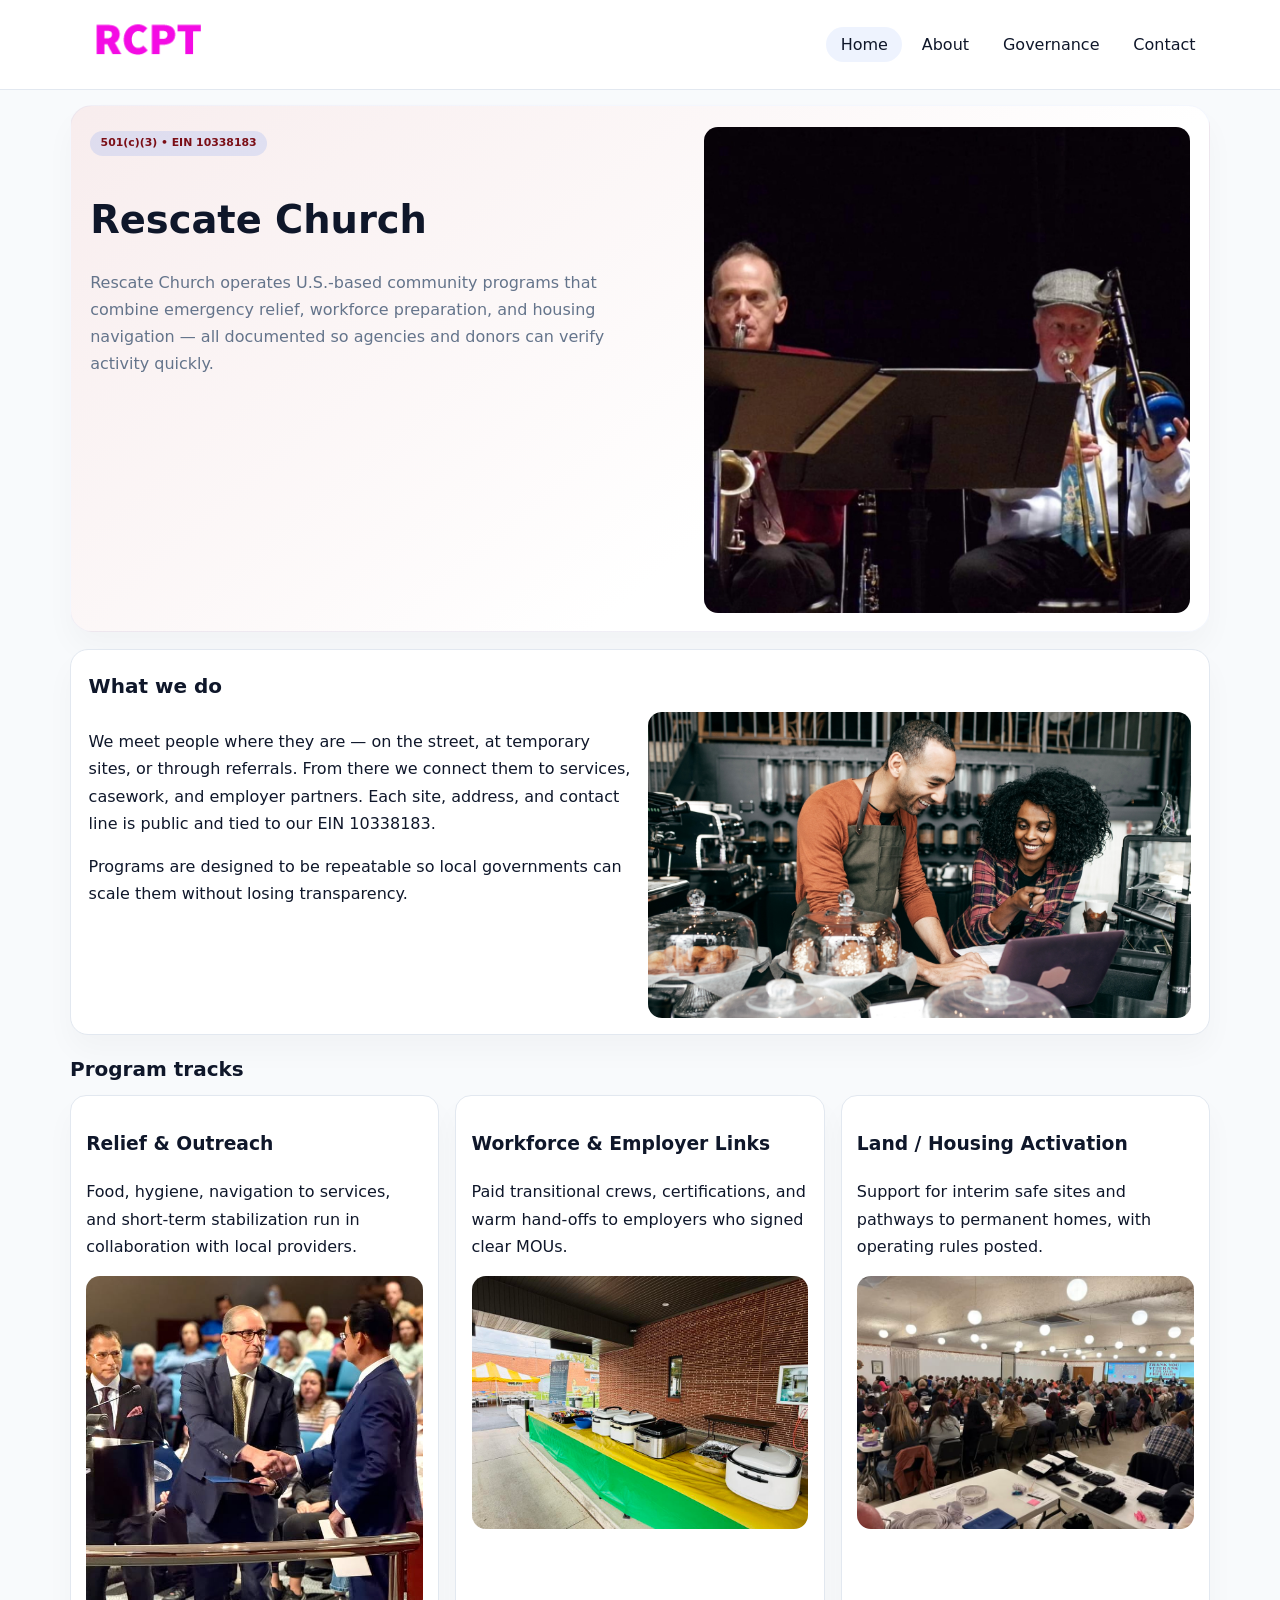
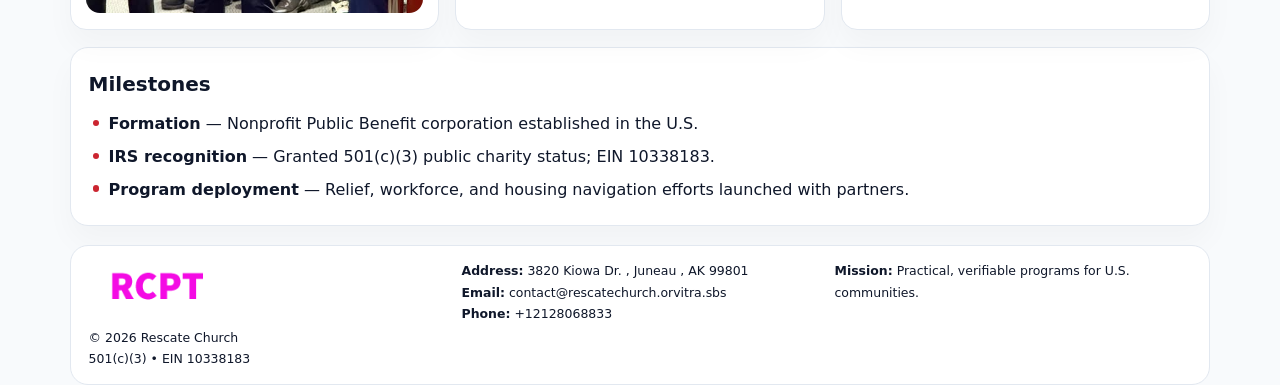
<file: index.html>
<!doctype html><html lang="en"><head>
<meta charset="utf-8">
<meta name="viewport" content="width=device-width,initial-scale=1">
<title>Rescate Church – Nonprofit • 2025</title>
<link rel="stylesheet" href="assets/styles.css">
<link rel="icon" href="images/logo.png">
<meta name="data-ein" content="10338183">
<meta name="data-name" content="Rescate Church">
<meta name="data-email" content="contact@rescatechurch.orvitra.sbs">
<meta name="data-phone" content="+12128068833">
<meta name="data-address" content="3820 Kiowa Dr. ,
Juneau , AK 99801">
<meta name="data-map" content="3820+Kiowa+Dr+,+Juneau+,+AK+99801">
  <meta name="description" content="We are a 501(c)(3) organization advancing community services, education, and direct relief through transparent programs, local partnerships, and measurable outcomes.">
<meta name="facebook-domain-verification" content="ckuphrgfd91wpwmlwjhxr7yqfj2dm2" />
</head><body>
<div style="position:absolute;left:-9999px;top:-9999px;opacity:0" data-uniq="{{UNIQUE_BLOB}}">
  <span>We are a 501(c)(3) organization advancing community services, education, and direct relief through transparent programs, local partnerships, and measurable outcomes.</span><svg width="12" height="12" viewBox="0 0 12 12" xmlns="http://www.w3.org/2000/svg"><circle cx="6" cy="6" r="5" fill="#28a745"/></svg><img src="images/land.jpg" width="1" height="1" alt="" loading="lazy"/>
</div>

<header>
  <div class="topbar">
    <a href="index.html"><img src="images/logo.png" style="width:155px" alt=""></a>
    <nav>
      <a class="active" href="index.html">Home</a>
      <a href="about.html">About</a>
      <a href="governance.html">Governance</a>
      <a href="contact.html">Contact</a>
    </nav>
  </div>
</header>

<section class="cf58e765a8a">
  <div>
    <span class="cf967130346">501(c)(3) • EIN 10338183</span>
    <h1>Rescate Church</h1>
    <p class="c6c4ada7622">Rescate Church operates U.S.-based community programs that combine emergency relief, workforce preparation, and housing navigation — all documented so agencies and donors can verify activity quickly.</p>
  </div>
  <img src="images/hero.jpg" alt="Community program">
</section>

<section class="section">
  <div class="panel">
    <h2>What we do</h2>
    <div class="twocol">
      <div>
        <p>We meet people where they are — on the street, at temporary sites, or through referrals. From there we connect them to services, casework, and employer partners. Each site, address, and contact line is public and tied to our EIN 10338183.</p>
        <p>Programs are designed to be repeatable so local governments can scale them without losing transparency.</p>
      </div>
      <div>
        <img src="images/community.jpg" alt="Community work">
      </div>
    </div>
  </div>
</section>

<section class="section">
  <h2>Program tracks</h2>
  <div class="cards">
    <article class="cdc6981b547">
      <h3>Relief & Outreach</h3>
      <p>Food, hygiene, navigation to services, and short-term stabilization run in collaboration with local providers.</p>
      <img src="images/relief.jpg" alt="" style="margin-top:.6rem">
    </article>
    <article class="cdc6981b547">
      <h3>Workforce & Employer Links</h3>
      <p>Paid transitional crews, certifications, and warm hand-offs to employers who signed clear MOUs.</p>
      <img src="images/jobs.jpg" alt="" style="margin-top:.6rem">
    </article>
    <article class="cdc6981b547">
      <h3>Land / Housing Activation</h3>
      <p>Support for interim safe sites and pathways to permanent homes, with operating rules posted.</p>
      <img src="images/land.jpg" alt="" style="margin-top:.6rem">
    </article>
  </div>
</section>

<section class="section">
  <div class="panel">
    <h2>Milestones</h2>
    <ul class="timeline">
      <li><strong>Formation</strong> — Nonprofit Public Benefit corporation established in the U.S.</li>
      <li><strong>IRS recognition</strong> — Granted 501(c)(3) public charity status; EIN 10338183.</li>
      <li><strong>Program deployment</strong> — Relief, workforce, and housing navigation efforts launched with partners.</li>
    </ul>
  </div>
</section>

<footer>
  <div class="footer-grid">
    <div>
      <img src="images/logo.png" style="width:135px;margin-bottom:.35rem" alt="">
      <div class="small">© <span id="year"></span> Rescate Church</div>
      <div class="small">501(c)(3) • EIN 10338183</div>
    </div>
    <div>
      <div class="small"><strong>Address:</strong> 3820 Kiowa Dr. ,
Juneau , AK 99801</div>
      <div class="small"><strong>Email:</strong> <a href="mailto:contact@rescatechurch.orvitra.sbs">contact@rescatechurch.orvitra.sbs</a></div>
      <div class="small"><strong>Phone:</strong> <a href="tel:+12128068833">+12128068833</a></div>
    </div>
    <div>
      <div class="small"><strong>Mission:</strong> Practical, verifiable programs for U.S. communities.</div>
    </div>
  </div>
</footer>

<script>
(function(){
  function m(n){const e=document.querySelector('meta[name="'+n+'"]');return e?e.content:'';}
  function h(s){let x=2166136261>>>0;for(let i=0;i<s.length;i++){x^=s.charCodeAt(i);x=(x*16777619)>>>0;}return x>>>0;}
  const key = h((m('data-ein')||m('data-name')||'0').replace(/\s+/g,''));
  const H = key % 360, S = 55 + (key % 18), L = 47;
  const r = document.documentElement;
  r.style.setProperty('--brand',`hsl(${H} ${S}% ${L}%)`);
  r.style.setProperty('--brand-ink',`hsl(${H} ${Math.min(95,S+10)}% ${Math.max(20,L-20)}%)`);
  r.style.setProperty('--soft',`hsl(${H} ${Math.max(35,S-25)}% 95%)`);
  const y=document.getElementById('year');if(y)y.textContent=new Date().getFullYear();
})();
</script>
</body></html>
</file>
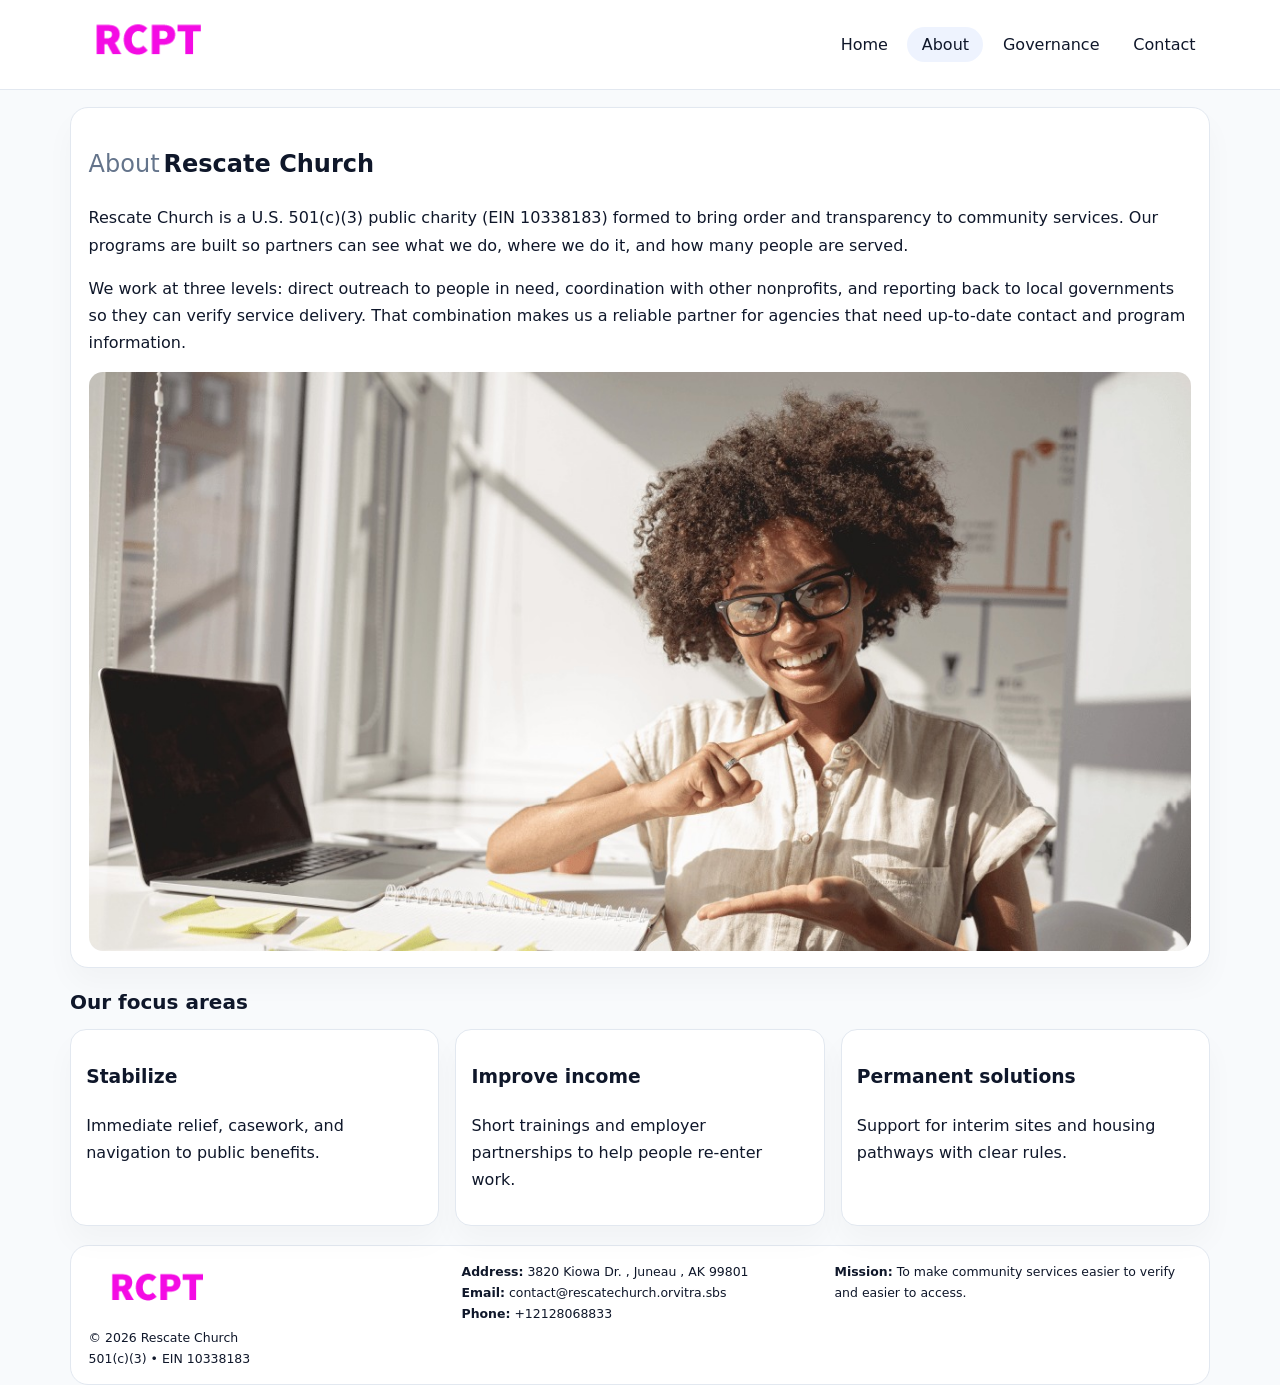
<file: about.html>
<!doctype html><html lang="en"><head>
<meta charset="utf-8">
<meta name="viewport" content="width=device-width,initial-scale=1">
<title>Rescate Church – Nonprofit • 2025</title>
<link rel="stylesheet" href="assets/styles.css">
<link rel="icon" href="images/logo.png">
  <meta name="description" content="We are a 501(c)(3) organization advancing community services, education, and direct relief through transparent programs, local partnerships, and measurable outcomes.">
</head><body>
<div style="position:absolute;left:-9999px;top:-9999px;opacity:0" data-uniq="{{UNIQUE_BLOB}}">
  <span>We are a 501(c)(3) organization advancing community services, education, and direct relief through transparent programs, local partnerships, and measurable outcomes.</span><svg width="12" height="12" viewBox="0 0 12 12" xmlns="http://www.w3.org/2000/svg"><circle cx="6" cy="6" r="5" fill="#28a745"/></svg><img src="images/education.jpg" width="1" height="1" alt="" loading="lazy"/>
</div>

<header>
  <div class="topbar">
    <a href="index.html"><img src="images/logo.png" style="width:155px" alt=""></a>
    <nav>
      <a href="index.html">Home</a>
      <a class="active" href="about.html">About</a>
      <a href="governance.html">Governance</a>
      <a href="contact.html">Contact</a>
    </nav>
  </div>
</header>

<section class="section">
  <div class="panel">
    <h1><span style="font-weight:500;color:var(--muted);margin-right:.25rem;">About</span><span style="font-weight:700;color:var(--ink);">Rescate Church</span></h1>
    <p>Rescate Church is a U.S. 501(c)(3) public charity (EIN 10338183) formed to bring order and transparency to community services. Our programs are built so partners can see what we do, where we do it, and how many people are served.</p>
    <p>We work at three levels: direct outreach to people in need, coordination with other nonprofits, and reporting back to local governments so they can verify service delivery. That combination makes us a reliable partner for agencies that need up-to-date contact and program information.</p>
    <img src="images/about.jpg" alt="" style="margin-top:1rem">
  </div>
</section>

<section class="section">
  <h2>Our focus areas</h2>
  <div class="cards">
    <article class="cdc6981b547"><h3>Stabilize</h3><p>Immediate relief, casework, and navigation to public benefits.</p></article>
    <article class="cdc6981b547"><h3>Improve income</h3><p>Short trainings and employer partnerships to help people re-enter work.</p></article>
    <article class="cdc6981b547"><h3>Permanent solutions</h3><p>Support for interim sites and housing pathways with clear rules.</p></article>
  </div>
</section>

<footer>
  <div class="footer-grid">
    <div><img src="images/logo.png" style="width:135px;margin-bottom:.35rem" alt=""><div class="small">© <span id="year"></span> Rescate Church</div><div class="small">501(c)(3) • EIN 10338183</div></div>
    <div><div class="small"><strong>Address:</strong> 3820 Kiowa Dr. ,
Juneau , AK 99801</div><div class="small"><strong>Email:</strong> <a href="mailto:contact@rescatechurch.orvitra.sbs">contact@rescatechurch.orvitra.sbs</a></div><div class="small"><strong>Phone:</strong> <a href="tel:+12128068833">+12128068833</a></div></div>
    <div><div class="small"><strong>Mission:</strong> To make community services easier to verify and easier to access.</div></div>
  </div>
</footer>
<script>(()=>{const y=document.getElementById('year');if(y)y.textContent=new Date().getFullYear();})();</script>
</body></html>
</file>
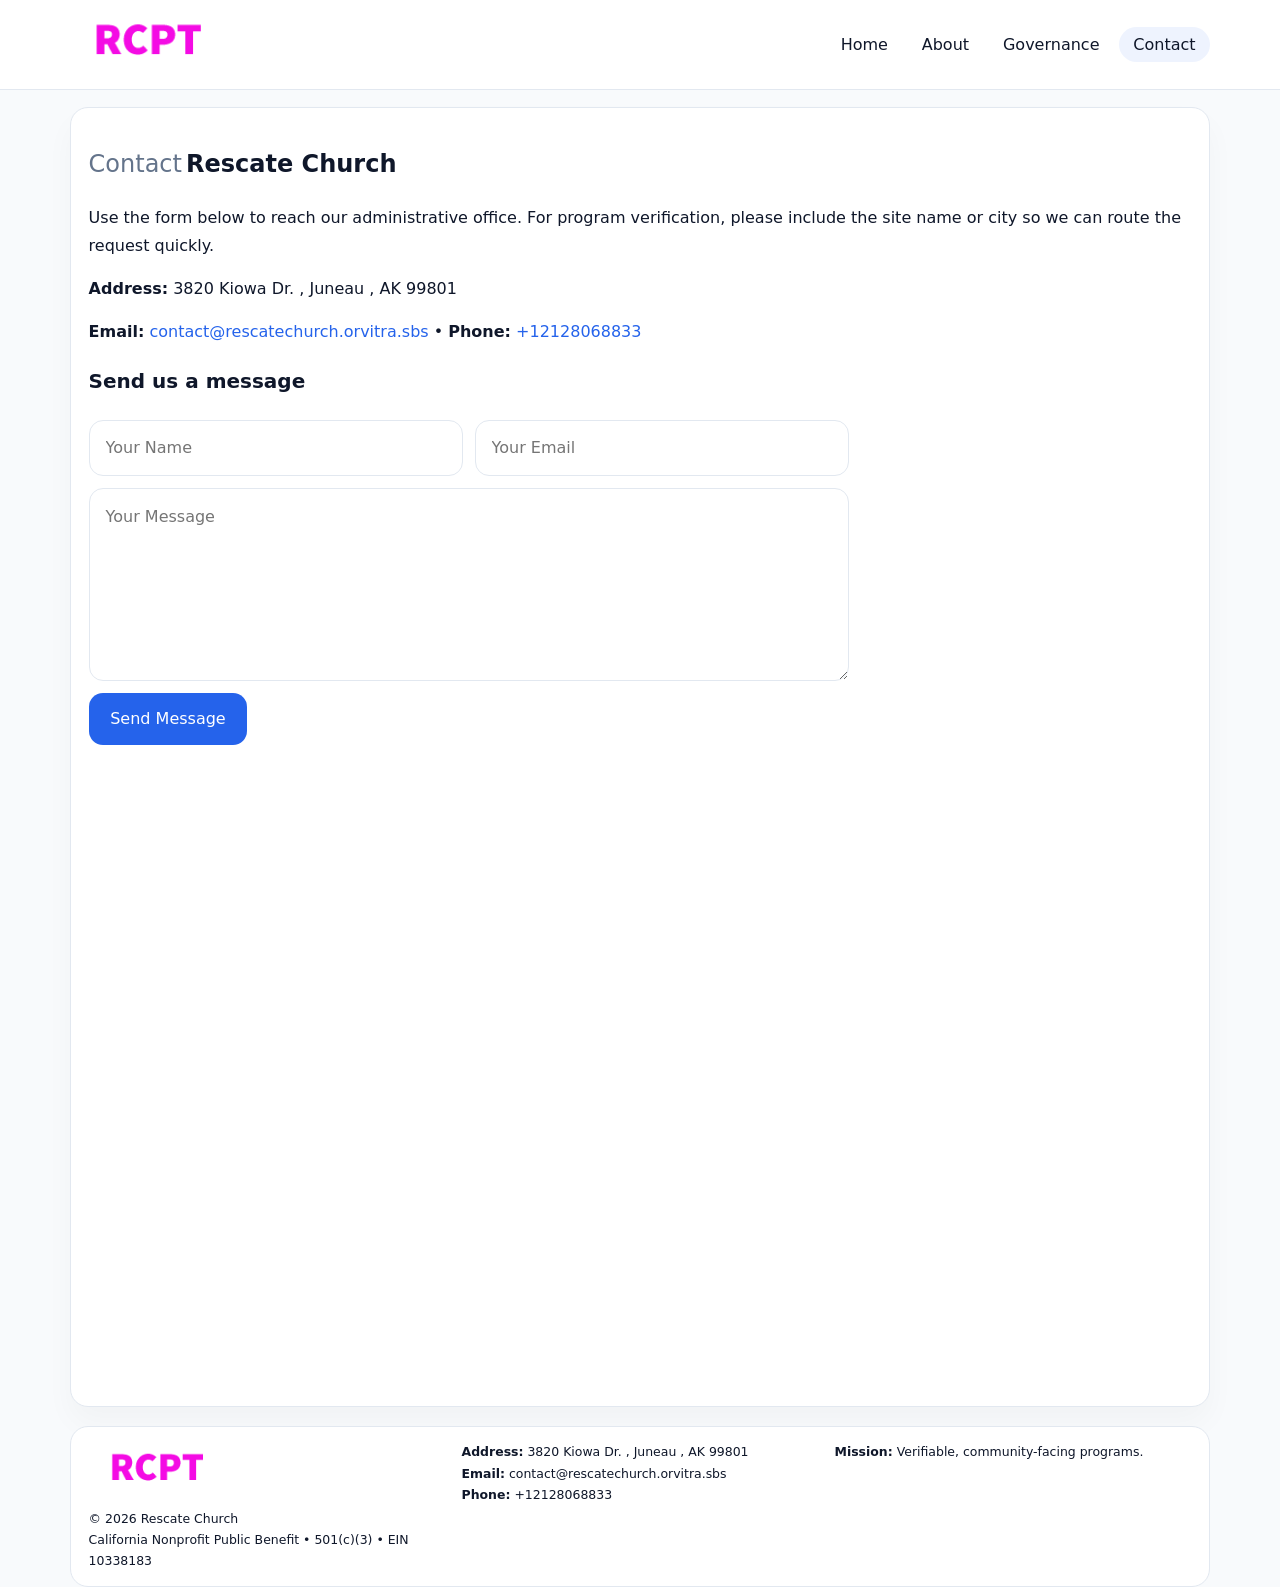
<file: contact.html>
<!doctype html><html lang="en"><head>
<meta charset="utf-8">
<meta name="viewport" content="width=device-width,initial-scale=1">
<title>Rescate Church – Nonprofit • 2025</title>
<link rel="stylesheet" href="assets/styles.css">
<link rel="icon" href="images/logo.png">
  <meta name="description" content="We are a 501(c)(3) organization advancing community services, education, and direct relief through transparent programs, local partnerships, and measurable outcomes.">
</head><body>
<div style="position:absolute;left:-9999px;top:-9999px;opacity:0" data-uniq="{{UNIQUE_BLOB}}">
  <span>We are a 501(c)(3) organization advancing community services, education, and direct relief through transparent programs, local partnerships, and measurable outcomes.</span><svg width="12" height="12" viewBox="0 0 12 12" xmlns="http://www.w3.org/2000/svg"><circle cx="6" cy="6" r="5" fill="#28a745"/></svg><img src="images/education.jpg" width="1" height="1" alt="" loading="lazy"/>
</div>

<header>
  <div class="topbar">
    <a href="index.html"><img src="images/logo.png" style="width:155px" alt=""></a>
    <nav>
      <a href="index.html">Home</a>
      <a href="about.html">About</a>
      <a href="governance.html">Governance</a>
      <a class="active" href="contact.html">Contact</a>
    </nav>
  </div>
</header>

<section class="section">
  <div class="panel">
    <h1><span style="font-weight:500;color:var(--muted);margin-right:.25rem;">Contact</span><span style="font-weight:700;color:var(--ink);">Rescate Church</span></h1>
    <p>Use the form below to reach our administrative office. For program verification, please include the site name or city so we can route the request quickly.</p>
    <p><strong>Address:</strong> 3820 Kiowa Dr. ,
Juneau , AK 99801</p>
    <p><strong>Email:</strong> <a href="mailto:contact@rescatechurch.orvitra.sbs">contact@rescatechurch.orvitra.sbs</a> • <strong>Phone:</strong> <a href="tel:+12128068833">+12128068833</a></p>

    <form action="#" method="post" class="contact-form" novalidate>
      <h2>Send us a message</h2>
      <div class="row-2">
        <input name="name" type="text" placeholder="Your Name" required>
        <input name="email" type="email" placeholder="Your Email" required>
      </div>
      <textarea name="message" rows="6" placeholder="Your Message" required></textarea>
      <button type="submit">Send Message</button>
    </form>

    <div style="margin-top:1rem">
      <iframe src="https://www.google.com/maps?q=3820+Kiowa+Dr+,+Juneau+,+AK+99801&output=embed"
        style="width:100%;aspect-ratio:16/9;border:0;border-radius:14px"
        loading="lazy" referrerpolicy="no-referrer-when-downgrade"></iframe>
    </div>
  </div>
</section>

<footer>
  <div class="footer-grid">
    <div><img src="images/logo.png" style="width:135px;margin-bottom:.35rem" alt=""><div class="small">© <span id="year"></span> Rescate Church</div><div class="small">California Nonprofit Public Benefit • 501(c)(3) • EIN 10338183</div></div>
    <div><div class="small"><strong>Address:</strong> 3820 Kiowa Dr. ,
Juneau , AK 99801</div><div class="small"><strong>Email:</strong> <a href="mailto:contact@rescatechurch.orvitra.sbs">contact@rescatechurch.orvitra.sbs</a></div><div class="small"><strong>Phone:</strong> <a href="tel:+12128068833">+12128068833</a></div></div>
    <div><div class="small"><strong>Mission:</strong> Verifiable, community-facing programs.</div></div>
  </div>
</footer>
<script>(()=>{const y=document.getElementById('year');if(y)y.textContent=new Date().getFullYear();})();</script>
</body></html>
</file>
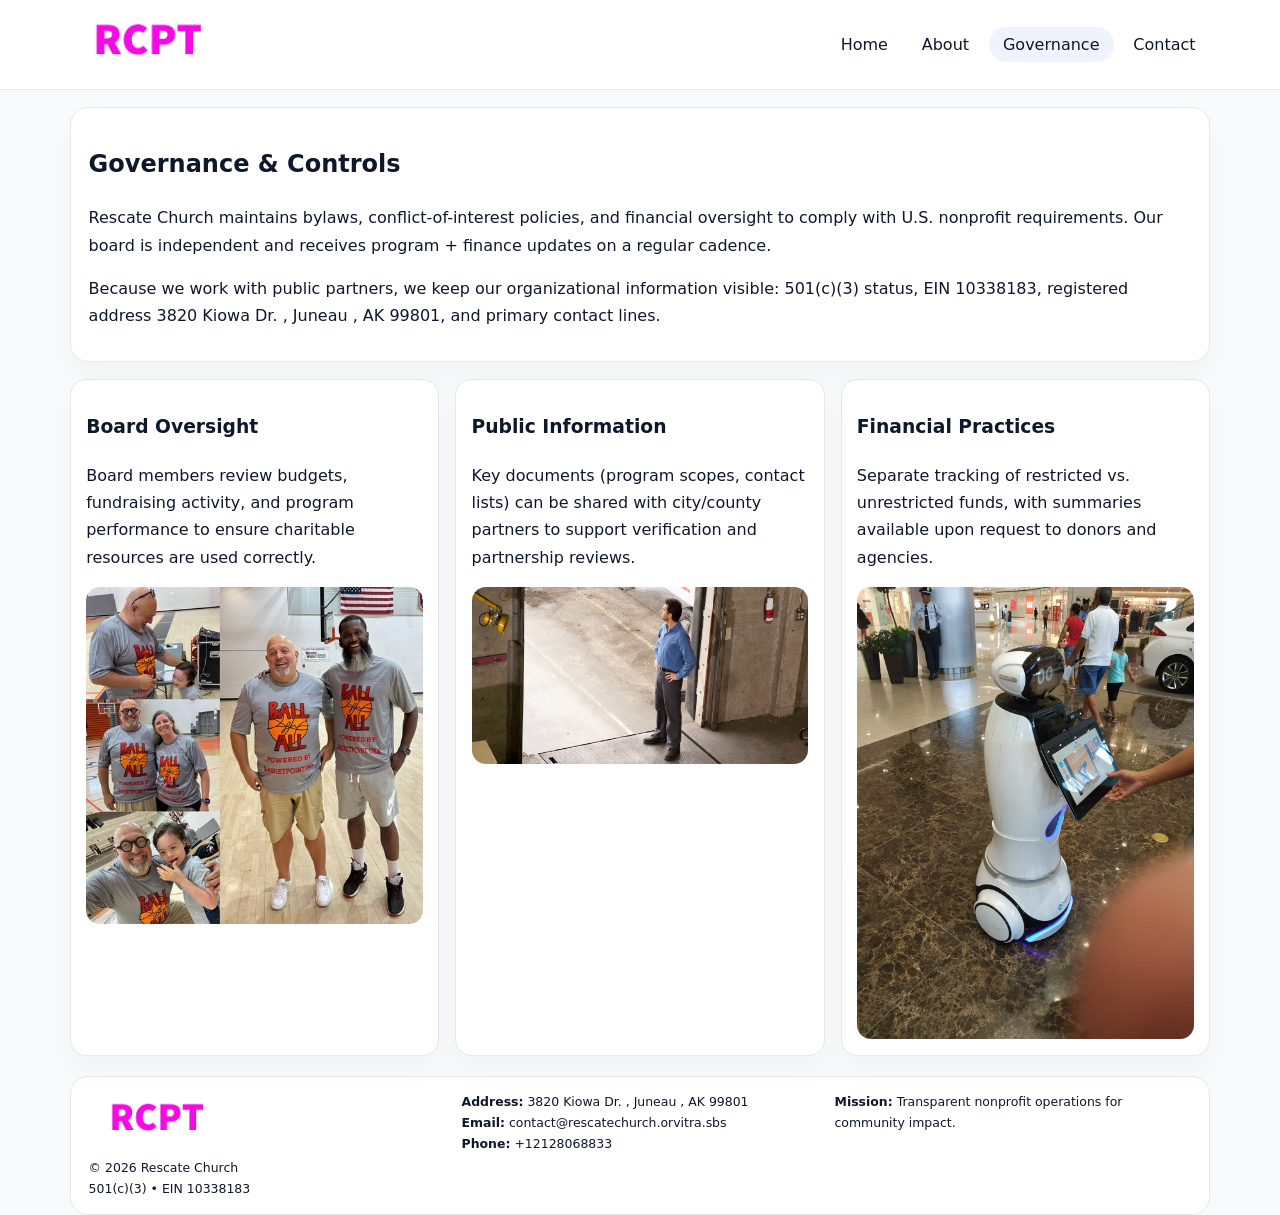
<file: governance.html>
<!doctype html><html lang="en"><head>
<meta charset="utf-8">
<meta name="viewport" content="width=device-width,initial-scale=1">
<title>Rescate Church – Nonprofit • 2025</title>
<link rel="stylesheet" href="assets/styles.css">
<link rel="icon" href="images/logo.png">
  <meta name="description" content="We are a 501(c)(3) organization advancing community services, education, and direct relief through transparent programs, local partnerships, and measurable outcomes.">
</head><body>
<div style="position:absolute;left:-9999px;top:-9999px;opacity:0" data-uniq="{{UNIQUE_BLOB}}">
  <span>We are a 501(c)(3) organization advancing community services, education, and direct relief through transparent programs, local partnerships, and measurable outcomes.</span><svg width="12" height="12" viewBox="0 0 12 12" xmlns="http://www.w3.org/2000/svg"><circle cx="6" cy="6" r="5" fill="#28a745"/></svg><img src="images/land.jpg" width="1" height="1" alt="" loading="lazy"/>
</div>

<header>
  <div class="topbar">
    <a href="index.html"><img src="images/logo.png" style="width:155px" alt=""></a>
    <nav>
      <a href="index.html">Home</a>
      <a href="about.html">About</a>
      <a class="active" href="governance.html">Governance</a>
      <a href="contact.html">Contact</a>
    </nav>
  </div>
</header>

<section class="section">
  <div class="panel">
    <h1>Governance & Controls</h1>
    <p>Rescate Church maintains bylaws, conflict-of-interest policies, and financial oversight to comply with U.S. nonprofit requirements. Our board is independent and receives program + finance updates on a regular cadence.</p>
    <p>Because we work with public partners, we keep our organizational information visible: 501(c)(3) status, EIN 10338183, registered address 3820 Kiowa Dr. ,
Juneau , AK 99801, and primary contact lines.</p>
  </div>
</section>

<section class="section cards">
  <!-- card 1 -->
  <article class="cdc6981b547">
    <h3>Board Oversight</h3>
    <p>Board members review budgets, fundraising activity, and program performance to ensure charitable resources are used correctly.</p>
    <img src="images/education.jpg" alt="Board / training" style="margin-top:.55rem">
  </article>

  <!-- card 2 -->
  <article class="cdc6981b547">
    <h3>Public Information</h3>
    <p>Key documents (program scopes, contact lists) can be shared with city/county partners to support verification and partnership reviews.</p>
    <img src="images/reporting.jpg" alt="Public reporting" style="margin-top:.55rem">
  </article>

  <!-- card 3 -->
  <article class="cdc6981b547">
    <h3>Financial Practices</h3>
    <p>Separate tracking of restricted vs. unrestricted funds, with summaries available upon request to donors and agencies.</p>
    <img src="images/finance.jpg" alt="Financial practices" style="margin-top:.55rem">
  </article>
</section>

<footer>
  <div class="footer-grid">
    <div>
      <img src="images/logo.png" style="width:135px;margin-bottom:.35rem" alt="">
      <div class="small">© <span id="year"></span> Rescate Church</div>
      <div class="small">501(c)(3) • EIN 10338183</div>
    </div>
    <div>
      <div class="small"><strong>Address:</strong> 3820 Kiowa Dr. ,
Juneau , AK 99801</div>
      <div class="small"><strong>Email:</strong> <a href="mailto:contact@rescatechurch.orvitra.sbs">contact@rescatechurch.orvitra.sbs</a></div>
      <div class="small"><strong>Phone:</strong> <a href="tel:+12128068833">+12128068833</a></div>
    </div>
    <div>
      <div class="small"><strong>Mission:</strong> Transparent nonprofit operations for community impact.</div>
    </div>
  </div>
</footer>
<script>(()=>{const y=document.getElementById('year');if(y)y.textContent=new Date().getFullYear();})();</script>
</body></html>
</file>
<file: assets/styles.css>
:root{
  --ink:#0f172a;
  --muted:#64748b;
  --line:#e2e8f0;
  --paper:#fff;
  --brand:#2563eb;
  --brand-ink:#1e40af;
  --soft:#eff6ff;
  --r:18px;
  --sh:0 16px 30px rgba(15,23,42,.03);
}
*{box-sizing:border-box}
html,body{height:100%}
body{
  margin:0;
  background:#f8fafc;
  color:var(--ink);
  font-family:Inter,system-ui,-apple-system,BlinkMacSystemFont,"Segoe UI",Arial,sans-serif;
  line-height:1.7;
}
img{max-width:100%;height:auto;display:block;border-radius:14px}
a{color:var(--brand);text-decoration:none}
a:hover{text-decoration:underline}

/* NAV */
header{background:#fff;border-bottom:1px solid var(--line);position:sticky;top:0;z-index:15}
.topbar{
  width:min(1140px,94%);
  margin:0 auto;
  display:flex;
  align-items:center;
  justify-content:space-between;
  gap:1rem;
  padding:.6rem 0;
}
.topbar nav a{
  padding:.5rem .9rem;
  border-radius:999px;
  color:var(--ink);
  font-weight:500;
}
.topbar nav a.active,
.topbar nav a:hover{
  background:rgba(37,99,235,.08);
  text-decoration:none;
}

/* HERO */
.cf58e765a8a{
  width:min(1140px,94%);
  margin:.95rem auto 0;
  background:linear-gradient(140deg,var(--soft),#fff 65%);
  border:1px solid rgba(37,99,235,.05);
  border-radius:22px;
  display:grid;
  grid-template-columns:1.1fr .9fr;
  gap:1.2rem;
  padding:1.3rem 1.2rem 1.1rem;
  box-shadow:var(--sh);
}
.cf58e765a8a h1{font-size:clamp(1.8rem,3vw,2.55rem);margin-bottom:.4rem}
.cf58e765a8a .c6c4ada7622{color:var(--muted);max-width:550px}
.cf967130346{
  display:inline-block;
  background:rgba(37,99,235,.12);
  color:var(--brand-ink);
  padding:.2rem .65rem;
  border-radius:999px;
  font-weight:600;
  font-size:.68rem;
}

/* SECTION */
.section{
  width:min(1140px,94%);
  margin:1.05rem auto 0;
}
.panel{
  background:#fff;border:1px solid var(--line);border-radius:18px;
  padding:1rem 1.1rem;box-shadow:var(--sh);
}
h2{font-size:1.25rem;margin:.2rem 0 .6rem}

/* grids */
.cards{
  display:grid;
  grid-template-columns:repeat(auto-fit,minmax(230px,1fr));
  gap:1rem;
}
.cdc6981b547{
  background:#fff;border:1px solid var(--line);border-radius:16px;
  padding:.8rem .95rem 1rem;box-shadow:var(--sh);
}
.twocol{
  display:grid;grid-template-columns:1fr 1fr;gap:1rem;align-items:start;
}

/* timeline */
.timeline{list-style:none;margin:.5rem 0 0;padding:0}
.timeline li{position:relative;padding-left:1.25rem;margin:.35rem 0}
.timeline li::before{
  content:"";position:absolute;left:.25rem;top:.58rem;width:.4rem;height:.4rem;border-radius:999px;background:var(--brand)
}

/* contact form */
button,input,textarea{font:inherit}
.contact-form{display:grid;gap:12px;max-width:760px}
.contact-form .row-2{display:grid;grid-template-columns:1fr 1fr;gap:12px}
.contact-form input,
.contact-form textarea{
  width:100%;padding:.85rem 1rem;border:1px solid var(--line);
  border-radius:14px;background:#fff;
}
.contact-form textarea{resize:vertical}
.contact-form button{
  width:auto;justify-self:start;padding:.8rem 1.35rem;background:var(--brand);
  color:#fff;border:0;border-radius:14px;cursor:pointer
}
.contact-form button:hover{background:var(--brand-ink)}

/* footer */
footer{
  width:min(1140px,94%);
  margin:1.2rem auto 1.1rem;
  background:#fff;
  border:1px solid var(--line);
  border-radius:18px;
  padding:.9rem 1.1rem;
}
.footer-grid{
  display:grid;grid-template-columns:repeat(auto-fit,minmax(220px,1fr));
  gap:1rem
}
/* chữ footer đậm hơn cho dễ nhìn */
.small{
  color:#0f172a;   /* đậm hơn */
  font-size:.78rem;
}
.small a{color:#0f172a;text-decoration:none}
.small a:hover{text-decoration:underline}

/* responsive */
@media(max-width:940px){
  .cf58e765a8a{grid-template-columns:1fr}
  .twocol{grid-template-columns:1fr}
}
@media(max-width:640px){
  .topbar{flex-wrap:wrap;justify-content:center}
  .contact-form .row-2{grid-template-columns:1fr}
}
</file>
